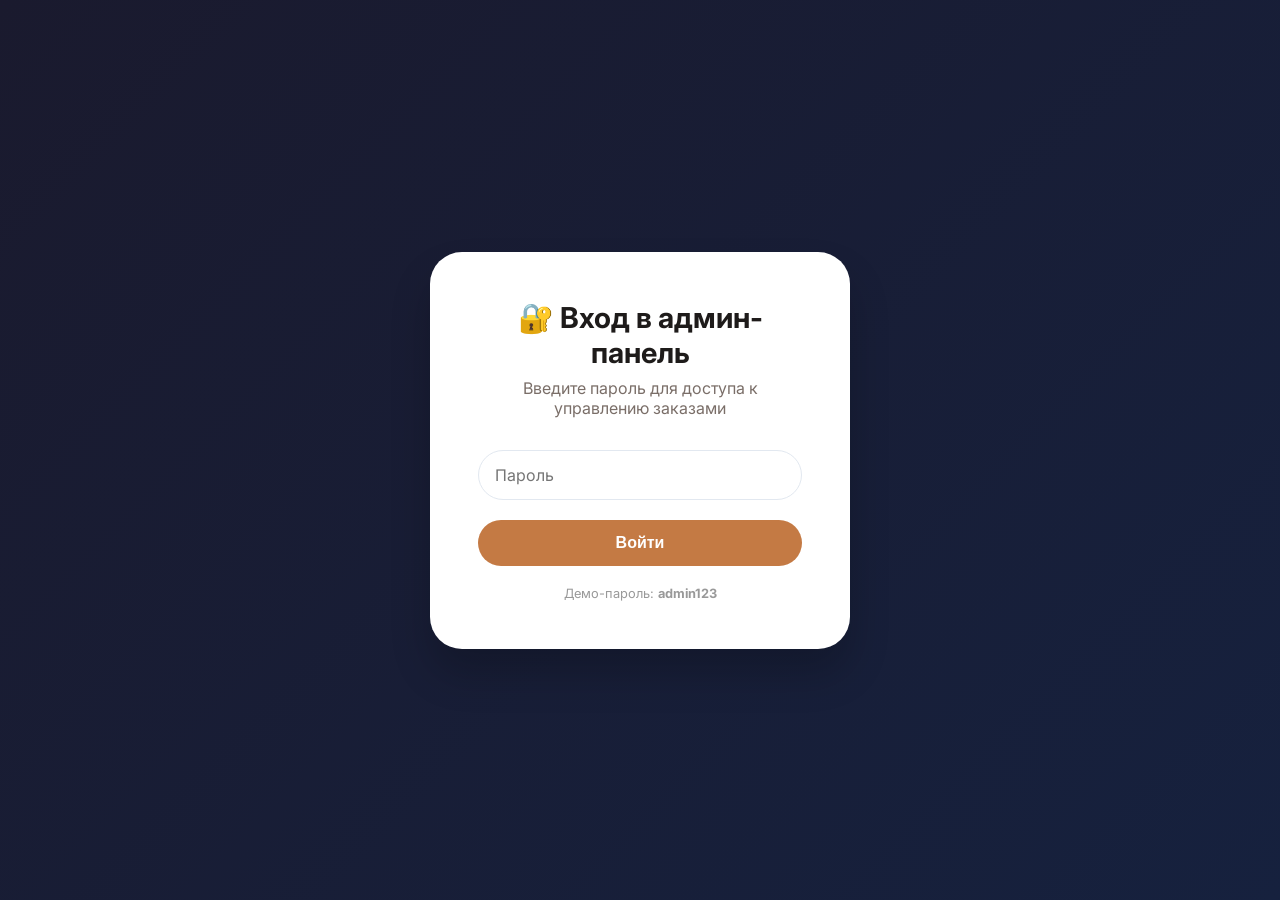
<file: admin.html>
<!DOCTYPE html>
<html lang="ru">
<head>
    <meta charset="UTF-8">
    <meta name="viewport" content="width=device-width, initial-scale=1.0">
    <title>Админ-панель | PLACE</title>
    <link href="https://fonts.googleapis.com/css2?family=Inter:wght@300;400;500;600;700&display=swap" rel="stylesheet">
    <style>
        * {
            margin: 0;
            padding: 0;
            box-sizing: border-box;
        }

        body {
            font-family: 'Inter', sans-serif;
            background: #f1f2f4;
            color: #1e1b1a;
        }

        /* Админ хедер */
        .admin-header {
            background: #1a1a2e;
            color: white;
            padding: 20px 0;
            position: sticky;
            top: 0;
            z-index: 100;
        }

        .admin-header .container {
            display: flex;
            justify-content: space-between;
            align-items: center;
            flex-wrap: wrap;
            gap: 20px;
        }

        .admin-logo h1 {
            font-size: 1.5rem;
            font-weight: 700;
        }

        .admin-logo p {
            font-size: 0.7rem;
            opacity: 0.7;
        }

        .admin-user {
            display: flex;
            align-items: center;
            gap: 20px;
        }

        .logout-btn {
            background: rgba(255,255,255,0.15);
            border: none;
            color: white;
            padding: 8px 20px;
            border-radius: 40px;
            cursor: pointer;
            transition: 0.2s;
        }

        .logout-btn:hover {
            background: #dc2626;
        }

        .container {
            max-width: 1400px;
            margin: 0 auto;
            padding: 0 24px;
        }

        /* Статистика */
        .stats-grid {
            display: grid;
            grid-template-columns: repeat(4, 1fr);
            gap: 24px;
            margin: 32px 0;
        }

        .stat-card {
            background: white;
            border-radius: 24px;
            padding: 24px;
            box-shadow: 0 2px 8px rgba(0,0,0,0.05);
            transition: 0.2s;
        }

        .stat-card:hover {
            transform: translateY(-2px);
            box-shadow: 0 8px 20px rgba(0,0,0,0.1);
        }

        .stat-title {
            font-size: 0.85rem;
            color: #666;
            margin-bottom: 8px;
        }

        .stat-number {
            font-size: 2.2rem;
            font-weight: 700;
            color: #c47a44;
        }

        .stat-change {
            font-size: 0.75rem;
            color: #2c5e2e;
            margin-top: 8px;
        }

        /* Фильтры и поиск */
        .filters-bar {
            background: white;
            border-radius: 24px;
            padding: 20px;
            margin-bottom: 30px;
            display: flex;
            justify-content: space-between;
            align-items: center;
            flex-wrap: wrap;
            gap: 16px;
        }

        .search-box {
            display: flex;
            gap: 12px;
            flex: 1;
            min-width: 250px;
        }

        .search-box input {
            flex: 1;
            padding: 12px 16px;
            border: 1px solid #e2e8f0;
            border-radius: 40px;
            font-family: inherit;
        }

        .search-box button {
            background: #c47a44;
            border: none;
            padding: 0 24px;
            border-radius: 40px;
            color: white;
            cursor: pointer;
        }

        .status-filter {
            display: flex;
            gap: 10px;
            flex-wrap: wrap;
        }

        .status-filter-btn {
            background: #f1f2f4;
            border: none;
            padding: 8px 20px;
            border-radius: 40px;
            cursor: pointer;
            font-weight: 500;
            transition: 0.2s;
        }

        .status-filter-btn.active {
            background: #c47a44;
            color: white;
        }

        /* Таблица заказов */
        .orders-table-container {
            background: white;
            border-radius: 28px;
            overflow: hidden;
            box-shadow: 0 2px 8px rgba(0,0,0,0.05);
        }

        .orders-table {
            width: 100%;
            border-collapse: collapse;
        }

        .orders-table th {
            text-align: left;
            padding: 18px 16px;
            background: #f8f6f4;
            font-weight: 600;
            border-bottom: 1px solid #eee;
        }

        .orders-table td {
            padding: 16px;
            border-bottom: 1px solid #f0edea;
            vertical-align: middle;
        }

        .orders-table tr:hover {
            background: #fef5ed;
        }

        .order-status {
            display: inline-block;
            padding: 4px 12px;
            border-radius: 30px;
            font-size: 0.75rem;
            font-weight: 600;
        }

        .status-new {
            background: #fef3c7;
            color: #d97706;
        }

        .status-processing {
            background: #e0e7ff;
            color: #4338ca;
        }

        .status-delivered {
            background: #dcfce7;
            color: #15803d;
        }

        .status-cancelled {
            background: #fee2e2;
            color: #dc2626;
        }

        .status-select {
            padding: 6px 12px;
            border-radius: 30px;
            border: 1px solid #e2e8f0;
            background: white;
            cursor: pointer;
            font-family: inherit;
        }

        .order-items-details {
            max-width: 300px;
        }

        .order-items-details summary {
            cursor: pointer;
            color: #c47a44;
            font-weight: 500;
            font-size: 0.8rem;
        }

        .order-items-list {
            margin-top: 8px;
            padding-left: 16px;
            font-size: 0.8rem;
        }

        .order-items-list div {
            padding: 4px 0;
            border-bottom: 1px dashed #eee;
        }

        /* Пустое состояние */
        .empty-orders {
            text-align: center;
            padding: 60px;
            color: #7a6e68;
        }

        /* Мобильная адаптация */
        @media (max-width: 768px) {
            .stats-grid {
                grid-template-columns: repeat(2, 1fr);
                gap: 16px;
            }
            .orders-table {
                font-size: 0.8rem;
            }
            .orders-table th, .orders-table td {
                padding: 10px 8px;
            }
            .filters-bar {
                flex-direction: column;
                align-items: stretch;
            }
        }

        /* Анимация */
        @keyframes fadeIn {
            from { opacity: 0; transform: translateY(10px); }
            to { opacity: 1; transform: translateY(0); }
        }

        .fade-in {
            animation: fadeIn 0.3s ease;
        }

        /* Форма входа */
        .login-container {
            min-height: 100vh;
            display: flex;
            align-items: center;
            justify-content: center;
            background: linear-gradient(135deg, #1a1a2e, #16213e);
        }

        .login-card {
            background: white;
            border-radius: 32px;
            padding: 48px;
            width: 100%;
            max-width: 420px;
            text-align: center;
            box-shadow: 0 25px 40px rgba(0,0,0,0.2);
        }

        .login-card h2 {
            font-size: 1.8rem;
            margin-bottom: 8px;
        }

        .login-card p {
            color: #7a6e68;
            margin-bottom: 32px;
        }

        .login-card input {
            width: 100%;
            padding: 14px 16px;
            border: 1px solid #e2e8f0;
            border-radius: 48px;
            margin-bottom: 20px;
            font-family: inherit;
            font-size: 1rem;
        }

        .login-card button {
            width: 100%;
            background: #c47a44;
            color: white;
            border: none;
            padding: 14px;
            border-radius: 48px;
            font-weight: 600;
            cursor: pointer;
            font-size: 1rem;
        }

        .demo-password {
            margin-top: 20px;
            font-size: 0.8rem;
            color: #999;
        }
    </style>
</head>
<body>

<div id="adminPanel" style="display: none;">
    <!-- Админ хедер -->
    <div class="admin-header">
        <div class="container">
            <div class="admin-logo">
                <h1>🔐 Админ-панель PLACE</h1>
                <p>Управление заказами ИП Коваленко Анна Леонидовна</p>
            </div>
            <div class="admin-user">
                <span>👋 Привет, Admin</span>
                <button class="logout-btn" onclick="logout()">Выйти</button>
            </div>
        </div>
    </div>

    <div class="container">
        <!-- Статистика -->
        <div class="stats-grid">
            <div class="stat-card">
                <div class="stat-title">📦 Всего заказов</div>
                <div class="stat-number" id="totalOrders">0</div>
                <div class="stat-change">за всё время</div>
            </div>
            <div class="stat-card">
                <div class="stat-title">💰 Выручка</div>
                <div class="stat-number" id="totalRevenue">0 ₽</div>
                <div class="stat-change">сумма всех заказов</div>
            </div>
            <div class="stat-card">
                <div class="stat-title">🟡 Новых заказов</div>
                <div class="stat-number" id="newOrders">0</div>
                <div class="stat-change">ожидают обработки</div>
            </div>
            <div class="stat-card">
                <div class="stat-title">📊 Средний чек</div>
                <div class="stat-number" id="avgOrder">0 ₽</div>
                <div class="stat-change">средняя сумма заказа</div>
            </div>
        </div>

        <!-- Фильтры -->
        <div class="filters-bar">
            <div class="search-box">
                <input type="text" id="searchInput" placeholder="🔍 Поиск по номеру заказа, имени или телефону...">
                <button onclick="filterOrders()">Поиск</button>
            </div>
            <div class="status-filter" id="statusFilter">
                <button class="status-filter-btn active" data-status="all">Все</button>
                <button class="status-filter-btn" data-status="🟡 Новый">🟡 Новые</button>
                <button class="status-filter-btn" data-status="🟠 В обработке">🟠 В обработке</button>
                <button class="status-filter-btn" data-status="🟢 Доставлен">🟢 Доставленные</button>
                <button class="status-filter-btn" data-status="🔴 Отменён">🔴 Отменённые</button>
            </div>
        </div>

        <!-- Таблица заказов -->
        <div class="orders-table-container">
            <table class="orders-table">
                <thead>
                    <tr>
                        <th>№ заказа</th>
                        <th>Дата</th>
                        <th>Клиент</th>
                        <th>Контакты</th>
                        <th>Товары</th>
                        <th>Сумма</th>
                        <th>Статус</th>
                    </tr>
                </thead>
                <tbody id="ordersTableBody">
                    <tr>
                        <td colspan="7" class="empty-orders">Загрузка заказов...</td>
                    </tr>
                </tbody>
            </table>
        </div>
    </div>
</div>

<!-- Форма входа -->
<div id="loginForm" class="login-container">
    <div class="login-card">
        <h2>🔐 Вход в админ-панель</h2>
        <p>Введите пароль для доступа к управлению заказами</p>
        <input type="password" id="adminPassword" placeholder="Пароль">
        <button onclick="checkLogin()">Войти</button>
        <div class="demo-password">Демо-пароль: <strong>admin123</strong></div>
    </div>
</div>

<script>
    let allOrders = [];
    let currentStatusFilter = "all";
    let currentSearchTerm = "";

    // Проверка входа
    function checkLogin() {
        const pwd = document.getElementById("adminPassword").value;
        if (pwd === "admin123") {
            document.getElementById("loginForm").style.display = "none";
            document.getElementById("adminPanel").style.display = "block";
            loadOrders();
        } else {
            alert("❌ Неверный пароль!");
        }
    }

    // Загрузка заказов из localStorage
    function loadOrders() {
        const savedOrders = localStorage.getItem("place_orders");
        allOrders = savedOrders ? JSON.parse(savedOrders) : [];
        filterOrders();
    }

    // Фильтрация заказов
    function filterOrders() {
        let filtered = [...allOrders];
        
        // Фильтр по статусу
        if (currentStatusFilter !== "all") {
            filtered = filtered.filter(order => order.status === currentStatusFilter);
        }
        
        // Поиск по номеру, имени, телефону
        if (currentSearchTerm) {
            const term = currentSearchTerm.toLowerCase();
            filtered = filtered.filter(order => 
                order.id.toString().includes(term) ||
                order.customer?.name?.toLowerCase().includes(term) ||
                order.customer?.phone?.includes(term)
            );
        }
        
        renderOrdersTable(filtered);
        updateStats(filtered);
    }

    // Отрисовка таблицы
    function renderOrdersTable(orders) {
        const tbody = document.getElementById("ordersTableBody");
        
        if (orders.length === 0) {
            tbody.innerHTML = `<tr><td colspan="7" class="empty-orders">📭 Заказов не найдено</td></tr>`;
            return;
        }
        
        tbody.innerHTML = orders.map(order => `
            <tr class="fade-in">
                <td><strong>#${order.id}</strong></td>
                <td>${order.date || "—"}</td>
                <td>${order.customer?.name || "—"}</td>
                <td>
                    ${order.customer?.phone || "—"}<br>
                    <small>${order.customer?.address || "—"}</small>
                </td>
                <td class="order-items-details">
                    <details>
                        <summary>${order.items?.length || 0} товаров</summary>
                        <div class="order-items-list">
                            ${order.items?.map(item => `
                                <div>${item.name} x ${item.quantity} = ${(item.price * item.quantity).toLocaleString()} ₽</div>
                            `).join('') || 'Нет товаров'}
                        </div>
                    </details>
                </td>
                <td><strong>${(order.total || 0).toLocaleString()} ₽</strong></td>
                <td>
                    <select class="status-select" onchange="updateOrderStatus(${order.id}, this.value)">
                        <option value="🟡 Новый" ${order.status === "🟡 Новый" ? "selected" : ""}>🟡 Новый</option>
                        <option value="🟠 В обработке" ${order.status === "🟠 В обработке" ? "selected" : ""}>🟠 В обработке</option>
                        <option value="🟢 Доставлен" ${order.status === "🟢 Доставлен" ? "selected" : ""}>🟢 Доставлен</option>
                        <option value="🔴 Отменён" ${order.status === "🔴 Отменён" ? "selected" : ""}>🔴 Отменён</option>
                    </select>
                </td>
            </tr>
        `).join('');
    }

    // Обновление статистики
    function updateStats(orders) {
        const total = orders.reduce((sum, o) => sum + (o.total || 0), 0);
        const avg = orders.length > 0 ? total / orders.length : 0;
        
        document.getElementById("totalOrders").innerText = orders.length;
        document.getElementById("totalRevenue").innerText = total.toLocaleString() + " ₽";
        document.getElementById("newOrders").innerText = orders.filter(o => o.status === "🟡 Новый").length;
        document.getElementById("avgOrder").innerText = Math.round(avg).toLocaleString() + " ₽";
    }

    // Обновление статуса заказа
    function updateOrderStatus(orderId, newStatus) {
        let orders = JSON.parse(localStorage.getItem("place_orders")) || [];
        orders = orders.map(o => o.id == orderId ? { ...o, status: newStatus } : o);
        localStorage.setItem("place_orders", JSON.stringify(orders));
        loadOrders();
        showNotification(`Статус заказа #${orderId} изменён на "${newStatus}"`);
    }

    // Уведомление
    function showNotification(msg) {
        const notification = document.createElement("div");
        notification.style.cssText = `
            position: fixed;
            bottom: 20px;
            right: 20px;
            background: #2c2522;
            color: white;
            padding: 12px 24px;
            border-radius: 48px;
            z-index: 1000;
            animation: fadeIn 0.3s ease;
        `;
        notification.innerText = msg;
        document.body.appendChild(notification);
        setTimeout(() => notification.remove(), 2500);
    }

    // Настройка фильтров
    document.querySelectorAll(".status-filter-btn").forEach(btn => {
        btn.addEventListener("click", () => {
            document.querySelectorAll(".status-filter-btn").forEach(b => b.classList.remove("active"));
            btn.classList.add("active");
            currentStatusFilter = btn.dataset.status;
            filterOrders();
        });
    });

    // Поиск
    function filterOrders() {
        currentSearchTerm = document.getElementById("searchInput").value;
        let filtered = [...allOrders];
        
        if (currentStatusFilter !== "all") {
            filtered = filtered.filter(order => order.status === currentStatusFilter);
        }
        
        if (currentSearchTerm) {
            const term = currentSearchTerm.toLowerCase();
            filtered = filtered.filter(order => 
                order.id.toString().includes(term) ||
                order.customer?.name?.toLowerCase().includes(term) ||
                order.customer?.phone?.includes(term)
            );
        }
        
        renderOrdersTable(filtered);
        updateStats(filtered);
    }

    function logout() {
        document.getElementById("loginForm").style.display = "flex";
        document.getElementById("adminPanel").style.display = "none";
        document.getElementById("adminPassword").value = "";
    }

    window.updateOrderStatus = updateOrderStatus;
    window.filterOrders = filterOrders;
    window.checkLogin = checkLogin;
    window.logout = logout;
</script>
</body>
</html>
</file>
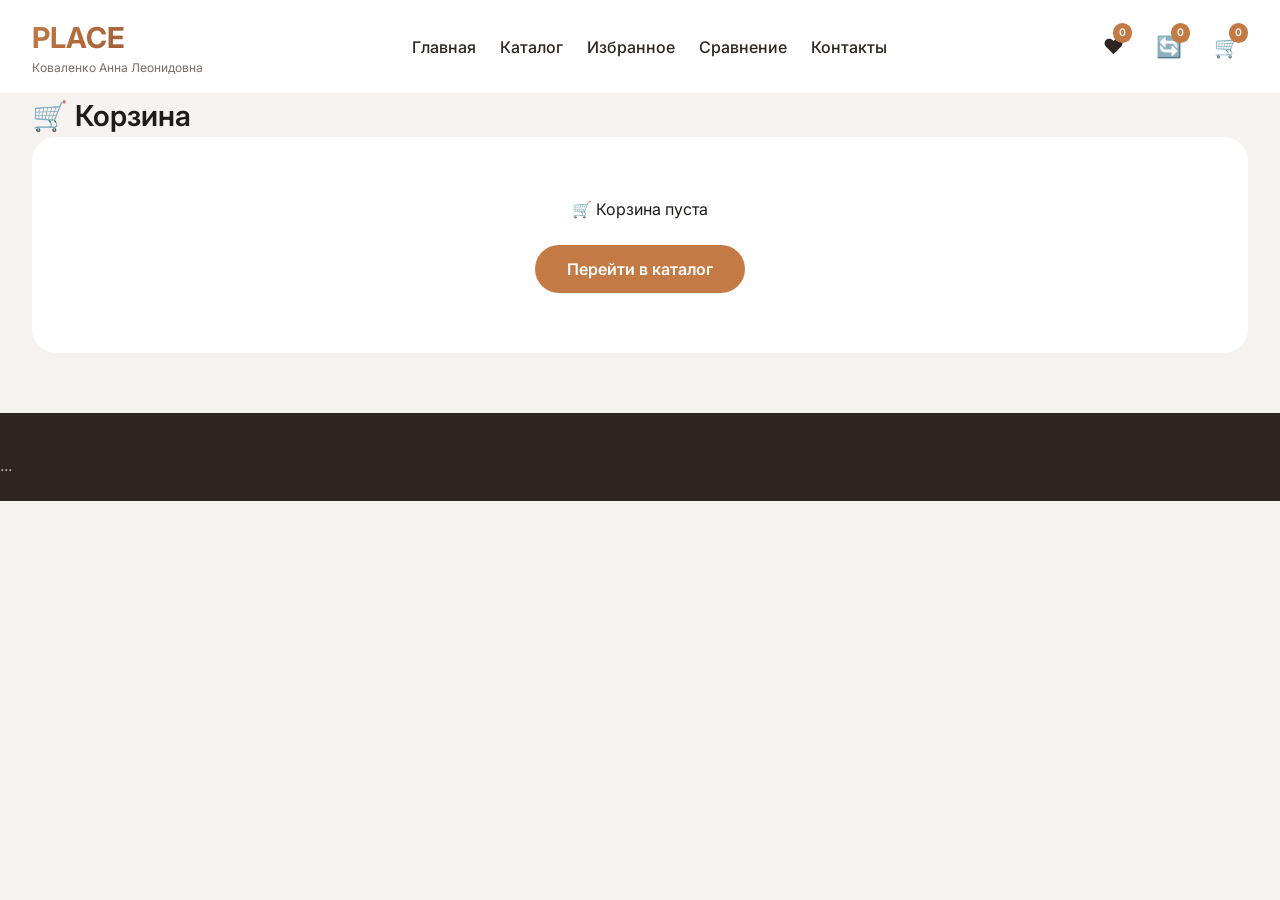
<file: cart.html>
<!DOCTYPE html>
<html lang="ru">
<head>
    <meta charset="UTF-8">
    <meta name="viewport" content="width=device-width, initial-scale=1.0">
    <title>Корзина | PLACE</title>
    <link href="https://fonts.googleapis.com/css2?family=Inter:wght@300;400;500;600;700&display=swap" rel="stylesheet">
    <link rel="stylesheet" href="css/style.css">
    <style>
        .cart-table { width: 100%; background: white; border-radius: 24px; border-collapse: collapse; overflow: hidden; }
        .cart-table th, .cart-table td { padding: 16px; text-align: left; border-bottom: 1px solid #eee; }
        .cart-table th { background: #f5f2ef; }
        .cart-summary { background: white; border-radius: 24px; padding: 24px; margin-top: 24px; display: flex; justify-content: space-between; align-items: center; }
        .checkout-form { background: white; border-radius: 24px; padding: 24px; margin-top: 24px; }
        .form-row { display: grid; grid-template-columns: 1fr 1fr; gap: 20px; margin-bottom: 20px; }
        .form-group { margin-bottom: 20px; }
        .form-group input, .form-group textarea { width: 100%; padding: 12px; border: 1px solid #ddd; border-radius: 16px; }
        .empty-cart { text-align: center; padding: 60px; background: white; border-radius: 24px; }
        .quantity-input { width: 60px; padding: 6px; text-align: center; border: 1px solid #ddd; border-radius: 12px; }
    </style>
</head>
<body>

<div class="header">
    <div class="container">
        <div class="header-inner">
            <div class="logo"><a href="index.html"><h1>PLACE</h1><p>Коваленко Анна Леонидовна</p></a></div>
            <div class="nav">
                <a href="index.html">Главная</a>
                <a href="catalog.html">Каталог</a>
                <a href="wishlist.html">Избранное</a>
                <a href="comparison.html">Сравнение</a>
                <a href="contacts.html">Контакты</a>
            </div>
            <div class="actions">
                <a href="wishlist.html" class="action-btn">❤️ <span class="badge" id="wishlistBadge">0</span></a>
                <a href="comparison.html" class="action-btn">🔄 <span class="badge" id="compareBadge">0</span></a>
                <a href="cart.html" class="action-btn">🛒 <span class="badge" id="cartBadge">0</span></a>
            </div>
        </div>
    </div>
</div>

<main class="container">
    <h1 class="section-title">🛒 Корзина</h1>
    <div id="cartContent"></div>
</main>

<footer class="footer">...</footer>

<script src="js/data.js"></script>
<script>
    function renderCart() {
        const container = document.getElementById("cartContent");
        let cart = JSON.parse(localStorage.getItem("place_cart")) || [];
        
        if (cart.length === 0) {
            container.innerHTML = `<div class="empty-cart">🛒 Корзина пуста<br><br><a href="catalog.html" class="btn-primary">Перейти в каталог</a></div>`;
            return;
        }
        
        let total = 0;
        let html = `<table class="cart-table"><thead><tr><th>Товар</th><th>Цена</th><th>Кол-во</th><th>Сумма</th><th></th></tr></thead><tbody>`;
        
        cart.forEach(item => {
            const itemTotal = item.price * item.quantity;
            total += itemTotal;
            html += `<tr>
                <td><img src="${item.image}" style="width:60px; height:60px; object-fit:cover; border-radius:12px;"> ${item.name}</td>
                <td>${item.price.toLocaleString()} ₽</td>
                <td><input type="number" class="quantity-input" value="${item.quantity}" min="1" onchange="updateQty(${item.id}, this.value)"></td>
                <td>${itemTotal.toLocaleString()} ₽</td>
                <td><button onclick="removeItem(${item.id})" style="background:none; border:none; font-size:1.2rem;">🗑️</button></td>
            </tr>`;
        });
        
        html += `</tbody></table>
        <div class="cart-summary">
            <div class="cart-total">Итого: ${total.toLocaleString()} ₽</div>
            <button class="btn-primary" onclick="showCheckout()">Оформить заказ</button>
        </div>`;
        
        container.innerHTML = html;
        window.cartTotal = total;
    }
    
    function updateQty(id, qty) {
        let cart = JSON.parse(localStorage.getItem("place_cart")) || [];
        const item = cart.find(i => i.id === id);
        if (item) item.quantity = parseInt(qty);
        localStorage.setItem("place_cart", JSON.stringify(cart));
        renderCart();
        updateBadges();
    }
    
    function removeItem(id) {
        let cart = JSON.parse(localStorage.getItem("place_cart")) || [];
        cart = cart.filter(i => i.id !== id);
        localStorage.setItem("place_cart", JSON.stringify(cart));
        renderCart();
        updateBadges();
        showToast("Товар удалён");
    }
    
    function showCheckout() {
        const container = document.getElementById("cartContent");
        container.innerHTML += `
            <div class="checkout-form" id="checkoutForm">
                <h3>📝 Оформление заказа</h3>
                <div class="form-row">
                    <div class="form-group"><label>Имя</label><input type="text" id="orderName"></div>
                    <div class="form-group"><label>Телефон</label><input type="tel" id="orderPhone"></div>
                </div>
                <div class="form-group"><label>Адрес</label><input type="text" id="orderAddress"></div>
                <div class="form-group"><label>Комментарий</label><textarea id="orderComment" rows="2"></textarea></div>
                <button class="btn-primary" onclick="submitOrder()">✅ Подтвердить заказ</button>
            </div>
        `;
    }
    
    function submitOrder() {
        const name = document.getElementById("orderName").value;
        const phone = document.getElementById("orderPhone").value;
        const address = document.getElementById("orderAddress").value;
        if (!name || !phone || !address) { alert("Заполните все поля"); return; }
        
        const cart = JSON.parse(localStorage.getItem("place_cart")) || [];
        const order = { id: Date.now(), date: new Date().toLocaleString(), customer: { name, phone, address }, items: cart, total: window.cartTotal, status: "🟡 Новый" };
        
        let orders = JSON.parse(localStorage.getItem("place_orders")) || [];
        orders.unshift(order);
        localStorage.setItem("place_orders", JSON.stringify(orders));
        localStorage.setItem("place_cart", JSON.stringify([]));
        
        alert(`✅ Заказ №${order.id} оформлен!\nСумма: ${order.total.toLocaleString()} ₽`);
        window.location.href = "index.html";
    }
    
    renderCart();
</script>
</body>
</html>
</file>
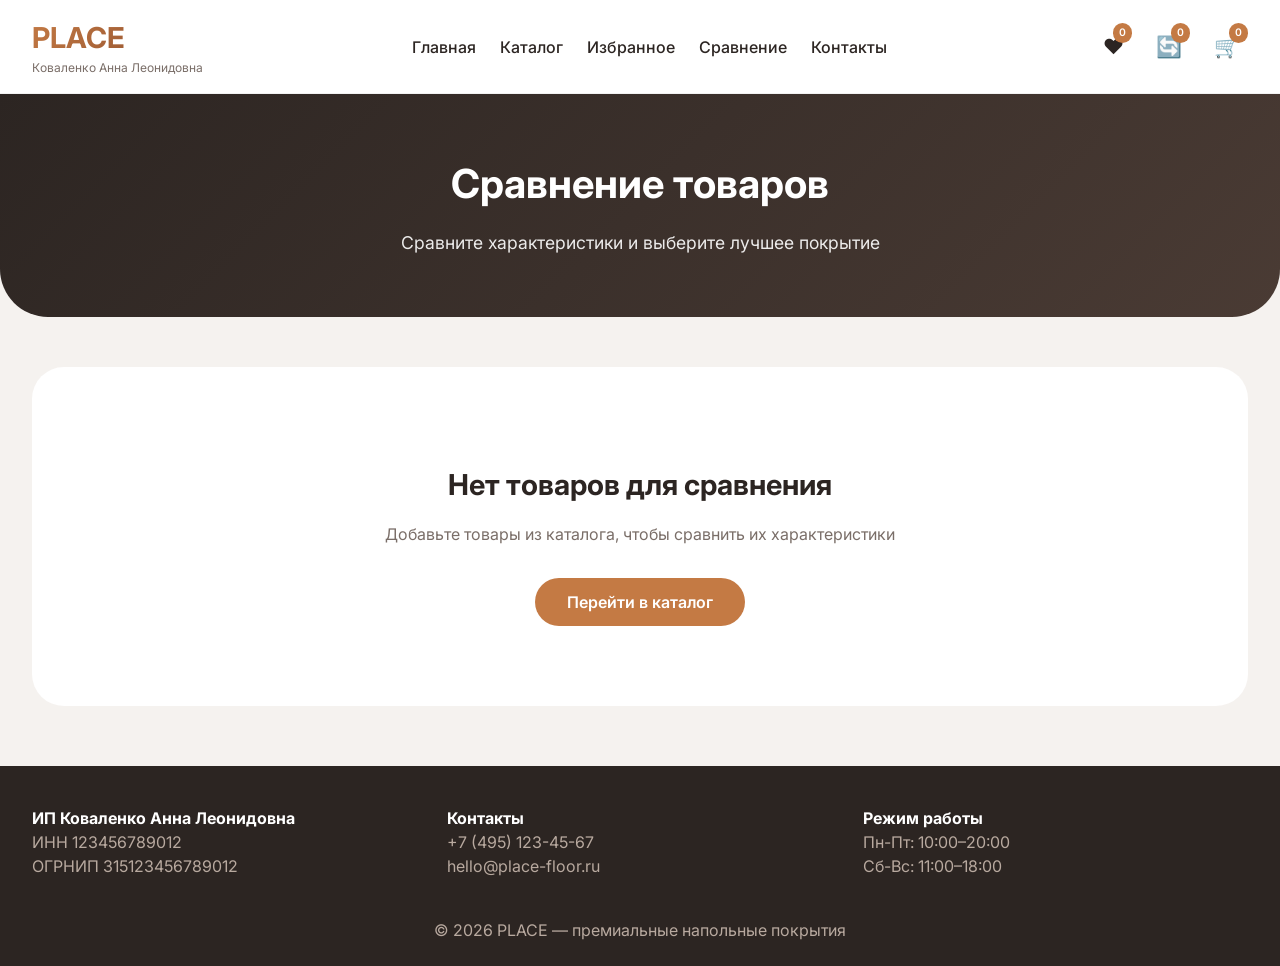
<file: comparison.html>
<!DOCTYPE html>
<html lang="ru">
<head>
    <meta charset="UTF-8">
    <meta name="viewport" content="width=device-width, initial-scale=1.0">
    <title>Сравнение | PLACE — Напольные покрытия</title>
    <link href="https://fonts.googleapis.com/css2?family=Inter:wght@300;400;500;600;700&display=swap" rel="stylesheet">
    <link rel="stylesheet" href="css/style.css">
    <style>
        .comparison-header {
            background: linear-gradient(135deg, #2c2522 0%, #4a3b34 100%);
            color: white;
            padding: 60px 0;
            border-radius: 0 0 48px 48px;
            margin-bottom: 50px;
            text-align: center;
        }
        .comparison-header h1 {
            font-size: 2.5rem;
            margin-bottom: 16px;
        }
        .comparison-header p {
            opacity: 0.9;
            font-size: 1.1rem;
        }
        .empty-compare {
            text-align: center;
            padding: 80px 20px;
            background: white;
            border-radius: 32px;
        }
        .empty-compare h3 {
            font-size: 1.8rem;
            margin-bottom: 16px;
            color: #2c2522;
        }
        .empty-compare p {
            color: #7a6e68;
            margin-bottom: 32px;
        }
        .compare-header {
            display: flex;
            justify-content: space-between;
            align-items: center;
            margin-bottom: 30px;
            flex-wrap: wrap;
            gap: 16px;
        }
        .btn-clear {
            background: transparent;
            border: 1px solid #dc2626;
            color: #dc2626;
            padding: 10px 24px;
            border-radius: 40px;
            cursor: pointer;
            font-weight: 500;
            transition: 0.2s;
        }
        .btn-clear:hover {
            background: #dc2626;
            color: white;
        }
        .products-compare-grid {
            display: grid;
            grid-template-columns: repeat(auto-fill, minmax(280px, 1fr));
            gap: 30px;
            margin-bottom: 60px;
        }
        .product-card {
            background: white;
            border-radius: 24px;
            overflow: hidden;
            transition: 0.3s;
            box-shadow: 0 4px 12px rgba(0,0,0,0.05);
            position: relative;
        }
        .product-card:hover {
            transform: translateY(-8px);
            box-shadow: 0 20px 30px rgba(0,0,0,0.1);
        }
        .product-image {
            height: 240px;
            position: relative;
            overflow: hidden;
            background: #f0edea;
        }
        .product-img {
            width: 100%;
            height: 100%;
            object-fit: cover;
            transition: transform 0.3s;
        }
        .product-card:hover .product-img {
            transform: scale(1.05);
        }
        .product-info {
            padding: 20px;
        }
        .product-title {
            font-weight: 700;
            font-size: 1.1rem;
            margin-bottom: 8px;
            color: #1e1b1a;
        }
        .product-category {
            font-size: 0.7rem;
            color: #c47a44;
            text-transform: uppercase;
            letter-spacing: 1px;
            margin-bottom: 8px;
        }
        .product-rating {
            color: #f5b342;
            font-size: 0.85rem;
            margin-bottom: 10px;
        }
        .product-price {
            font-size: 1.4rem;
            font-weight: 700;
            color: #c47a44;
            margin: 12px 0;
        }
        .product-price old {
            font-size: 0.85rem;
            color: #aaa;
            text-decoration: line-through;
            margin-left: 8px;
        }
        .product-specs {
            margin: 12px 0;
            padding-top: 12px;
            border-top: 1px solid #eee;
        }
        .spec-item {
            display: flex;
            justify-content: space-between;
            padding: 6px 0;
            font-size: 0.85rem;
        }
        .spec-label {
            color: #7a6e68;
        }
        .spec-value {
            font-weight: 500;
        }
        .product-actions {
            display: flex;
            gap: 10px;
            margin-top: 16px;
            flex-wrap: wrap;
        }
        .btn-add-cart {
            flex: 2;
            background: #2c2522;
            color: white;
            border: none;
            padding: 10px;
            border-radius: 40px;
            font-weight: 600;
            cursor: pointer;
            transition: 0.2s;
            font-size: 0.85rem;
        }
        .btn-add-cart:hover {
            background: #c47a44;
        }
        .btn-remove {
            background: #f0edea;
            border: none;
            padding: 10px 16px;
            border-radius: 40px;
            cursor: pointer;
            transition: 0.2s;
            font-size: 0.85rem;
            color: #dc2626;
            font-weight: 500;
        }
        .btn-remove:hover {
            background: #dc2626;
            color: white;
        }
        .max-warning {
            background: #fef3c7;
            border: 1px solid #f59e0b;
            color: #92400e;
            padding: 12px 20px;
            border-radius: 16px;
            margin-bottom: 20px;
            display: none;
        }
        .max-warning.show {
            display: block;
        }
        @media (max-width: 768px) {
            .products-compare-grid {
                grid-template-columns: repeat(auto-fill, minmax(260px, 1fr));
                gap: 20px;
            }
        }
    </style>
</head>
<body>

<div class="header">
    <div class="container">
        <div class="header-inner">
            <div class="logo">
                <a href="index.html">
                    <h1>PLACE</h1>
                    <p>Коваленко Анна Леонидовна</p>
                </a>
            </div>
            <div class="nav">
                <a href="index.html">Главная</a>
                <a href="catalog.html">Каталог</a>
                <a href="wishlist.html">Избранное</a>
                <a href="comparison.html">Сравнение</a>
                <a href="contacts.html">Контакты</a>
            </div>
            <div class="actions">
                <a href="wishlist.html" class="action-btn">❤️ <span class="badge" id="wishlistBadge">0</span></a>
                <a href="comparison.html" class="action-btn">🔄 <span class="badge" id="compareBadge">0</span></a>
                <a href="cart.html" class="action-btn">🛒 <span class="badge" id="cartBadge">0</span></a>
            </div>
        </div>
    </div>
</div>

<section class="comparison-header">
    <div class="container">
        <h1> Сравнение товаров</h1>
        <p>Сравните характеристики и выберите лучшее покрытие</p>
    </div>
</section>

<main class="container">
    <div class="max-warning" id="maxWarning">
        ⚠️ Вы можете сравнивать не более 8 товаров одновременно. Удалите один из товаров, чтобы добавить новый.
    </div>
    
    <div id="comparisonContainer"></div>
</main>

<footer class="footer">
    <div class="container">
        <div class="footer-grid">
            <div><h4 style="color:white;">ИП Коваленко Анна Леонидовна</h4><p>ИНН 123456789012<br>ОГРНИП 315123456789012</p></div>
            <div><h4 style="color:white;">Контакты</h4><p> +7 (495) 123-45-67<br>hello@place-floor.ru</p></div>
            <div><h4 style="color:white;">Режим работы</h4><p>Пн-Пт: 10:00–20:00<br>Сб-Вс: 11:00–18:00</p></div>
        </div>
        <div style="text-align: center; margin-top: 40px;">© 2026 PLACE — премиальные напольные покрытия</div>
    </div>
</footer>

<script src="js/data.js"></script>
<script>
    function renderComparison() {
        const compareList = JSON.parse(localStorage.getItem("place_compare")) || [];
        const container = document.getElementById("comparisonContainer");
        const maxWarning = document.getElementById("maxWarning");
        
        if (compareList.length >= 8) {
            maxWarning.classList.add("show");
        } else {
            maxWarning.classList.remove("show");
        }
        
        if (compareList.length === 0) {
            container.innerHTML = `
                <div class="empty-compare">
                    <div style="font-size: 4rem; margin-bottom: 16px;"></div>
                    <h3>Нет товаров для сравнения</h3>
                    <p>Добавьте товары из каталога, чтобы сравнить их характеристики</p>
                    <a href="catalog.html" class="btn-primary">Перейти в каталог</a>
                </div>
            `;
            return;
        }
        
        container.innerHTML = `
            <div class="compare-header">
                <div></div>
                <button class="btn-clear" onclick="clearAllCompare()">🗑️ Очистить всё сравнение</button>
            </div>
            <div class="products-compare-grid">
                ${compareList.map(p => `
                    <div class="product-card">
                        <div class="product-image">
                            <img src="${p.image}" class="product-img" alt="${p.name}" onerror="this.src='https://images.unsplash.com/photo-1581539250439-c96689b516dd?w=300&h=200&fit=crop'">
                        </div>
                        <div class="product-info">
                            <div class="product-category">${p.type || p.category}</div>
                            <div class="product-title">${p.name}</div>
                            <div class="product-rating">⭐ ${p.rating} ★ (${p.reviews} отзывов)</div>
                            <div class="product-price">
                                ${p.price.toLocaleString()} ₽/м²
                                ${p.oldPrice ? `<old>${p.oldPrice.toLocaleString()} ₽</old>` : ''}
                            </div>
                            <div class="product-specs">
                                <div class="spec-item"><span class="spec-label">Класс износостойкости:</span><span class="spec-value">${p.class || '32-33'}</span></div>
                                <div class="spec-item"><span class="spec-label">Влагостойкость:</span><span class="spec-value">${p.waterproof !== false ? '✅ Да' : '❌ Нет'}</span></div>
                                <div class="spec-item"><span class="spec-label">Тёплый пол:</span><span class="spec-value">✅ Да</span></div>
                                <div class="spec-item"><span class="spec-label">Гарантия:</span><span class="spec-value">${p.warranty || '25'} лет</span></div>
                                <div class="spec-item"><span class="spec-label">Бренд:</span><span class="spec-value">${p.brand || 'PLACE'}</span></div>
                            </div>
                            <div class="product-actions">
                                <button class="btn-add-cart" onclick="addToCart(${p.id})">🛒 В корзину</button>
                                <button class="btn-remove" onclick="removeFromCompare(${p.id})">❌ Удалить</button>
                            </div>
                        </div>
                    </div>
                `).join('')}
            </div>
        `;
    }
    
    function removeFromCompare(productId) {
        let compareList = JSON.parse(localStorage.getItem("place_compare")) || [];
        compareList = compareList.filter(p => p.id !== productId);
        localStorage.setItem("place_compare", JSON.stringify(compareList));
        renderComparison();
        updateBadges();
        showToast("🗑️ Товар удалён из сравнения");
    }
    
    function clearAllCompare() {
        if (confirm("Вы уверены, что хотите удалить все товары из сравнения?")) {
            localStorage.setItem("place_compare", JSON.stringify([]));
            renderComparison();
            updateBadges();
            showToast("✅ Сравнение очищено");
        }
    }
    
    function showToast(msg, type = "success") {
        const toast = document.createElement("div");
        toast.className = "toast";
        toast.innerText = msg;
        toast.style.background = type === "success" ? "#2c2522" : "#dc2626";
        document.body.appendChild(toast);
        setTimeout(() => toast.remove(), 2500);
    }
    
    renderComparison();
</script>
</body>
</html>
</file>
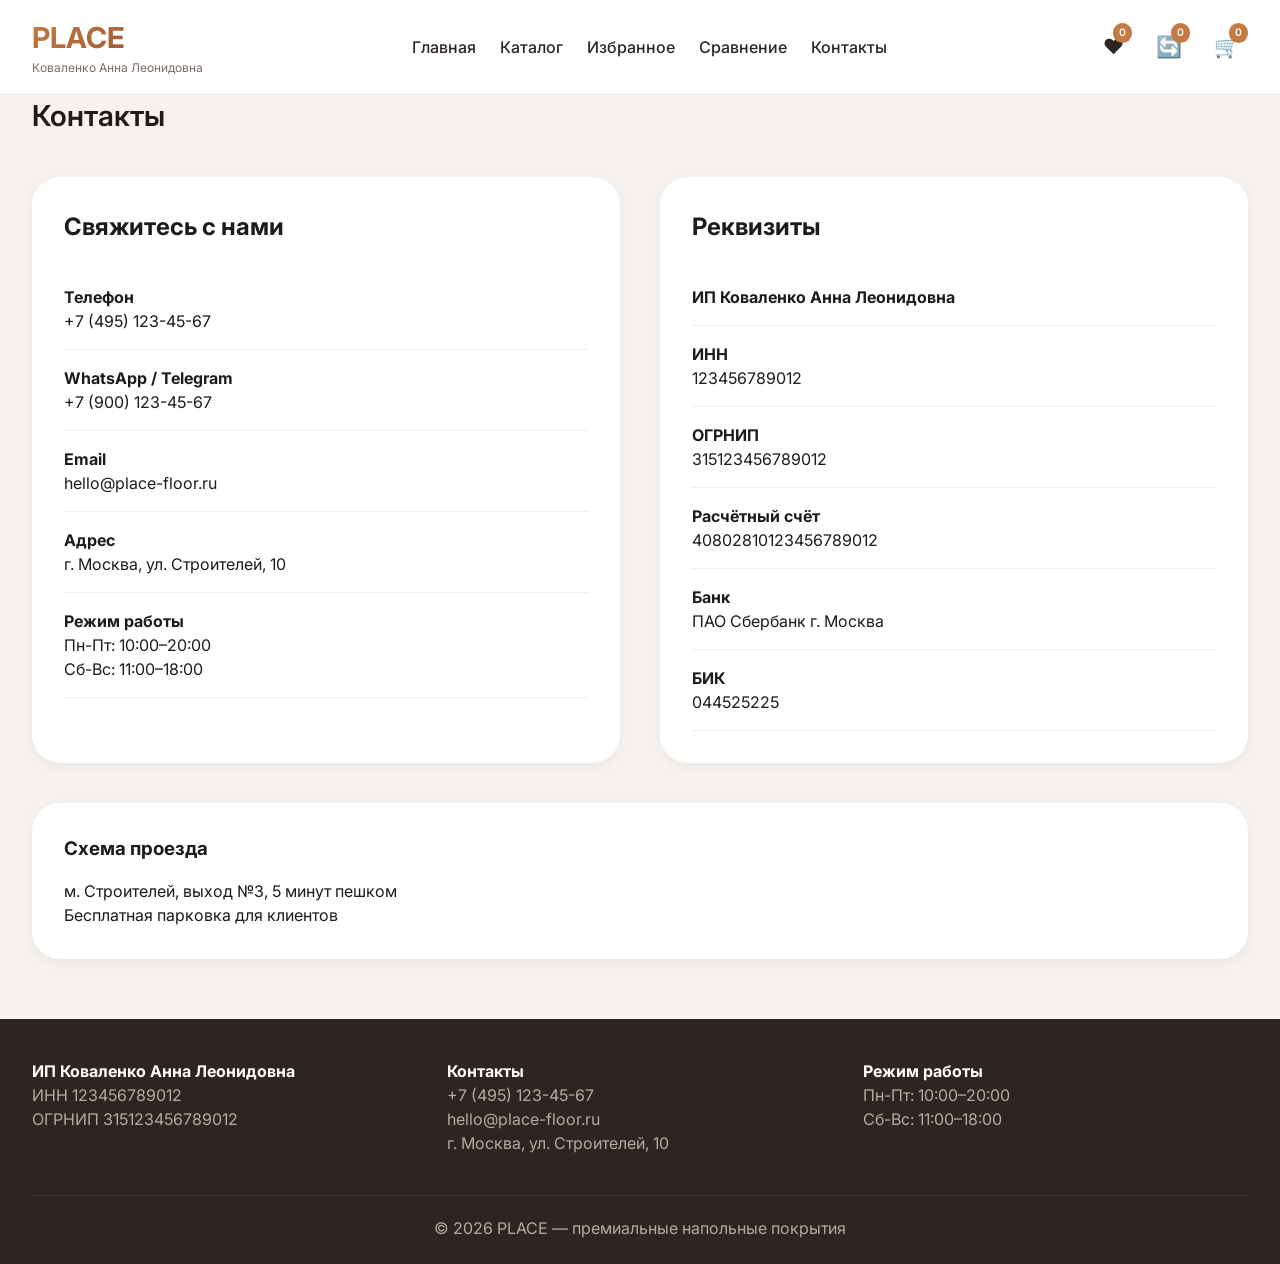
<file: contacts.html>
<!DOCTYPE html>
<html lang="ru">
<head>
    <meta charset="UTF-8">
    <meta name="viewport" content="width=device-width, initial-scale=1.0">
    <title>Контакты | PLACE — Напольные покрытия</title>
    <link href="https://fonts.googleapis.com/css2?family=Inter:wght@300;400;500;600;700&display=swap" rel="stylesheet">
    <link rel="stylesheet" href="css/style.css">
    <style>
        .contacts-grid { 
            display: grid; 
            grid-template-columns: 1fr 1fr; 
            gap: 40px; 
            margin: 40px 0; 
        }
        .contact-card { 
            background: white; 
            border-radius: 28px; 
            padding: 32px; 
            box-shadow: 0 4px 12px rgba(0,0,0,0.05);
        }
        .contact-item { 
            display: flex; 
            align-items: center; 
            gap: 16px; 
            padding: 16px 0; 
            border-bottom: 1px solid #eee; 
        }
        .requisites { 
            background: white; 
            border-radius: 28px; 
            padding: 32px; 
            margin-top: 30px; 
            box-shadow: 0 4px 12px rgba(0,0,0,0.05);
        }
        @media (max-width: 768px) { 
            .contacts-grid { 
                grid-template-columns: 1fr; 
            } 
        }
    </style>
</head>
<body>

<div class="header">
    <div class="container">
        <div class="header-inner">
            <div class="logo">
                <a href="index.html">
                    <h1>PLACE</h1>
                    <p>Коваленко Анна Леонидовна</p>
                </a>
            </div>
            <div class="nav">
                <a href="index.html">Главная</a>
                <a href="catalog.html">Каталог</a>
                <a href="wishlist.html">Избранное</a>
                <a href="comparison.html">Сравнение</a>
                <a href="contacts.html">Контакты</a>
            </div>
            <div class="actions">
                <a href="wishlist.html" class="action-btn">❤️ <span class="badge" id="wishlistBadge">0</span></a>
                <a href="comparison.html" class="action-btn">🔄 <span class="badge" id="compareBadge">0</span></a>
                <a href="cart.html" class="action-btn">🛒 <span class="badge" id="cartBadge">0</span></a>
            </div>
        </div>
    </div>
</div>

<main class="container">
    <h1 class="section-title">Контакты</h1>
    
    <div class="contacts-grid">
        <div class="contact-card">
            <h2 style="margin-bottom: 24px;">Свяжитесь с нами</h2>
            <div class="contact-item">
                <div><strong>Телефон</strong><br>+7 (495) 123-45-67</div>
            </div>
            <div class="contact-item">
                <div><strong>WhatsApp / Telegram</strong><br>+7 (900) 123-45-67</div>
            </div>
            <div class="contact-item">
                <div><strong>Email</strong><br>hello@place-floor.ru</div>
            </div>
            <div class="contact-item">
                <div><strong>Адрес</strong><br>г. Москва, ул. Строителей, 10</div>
            </div>
            <div class="contact-item">
                <div><strong>Режим работы</strong><br>Пн-Пт: 10:00–20:00<br>Сб-Вс: 11:00–18:00</div>
            </div>
        </div>
        <div class="contact-card">
            <h2 style="margin-bottom: 24px;">Реквизиты</h2>
            <div class="contact-item">
                <div><strong>ИП Коваленко Анна Леонидовна</strong></div>
            </div>
            <div class="contact-item">
                <div><strong>ИНН</strong><br>123456789012</div>
            </div>
            <div class="contact-item">
                <div><strong>ОГРНИП</strong><br>315123456789012</div>
            </div>
            <div class="contact-item">
                <div><strong>Расчётный счёт</strong><br>40802810123456789012</div>
            </div>
            <div class="contact-item">
                <div><strong>Банк</strong><br>ПАО Сбербанк г. Москва</div>
            </div>
            <div class="contact-item">
                <div><strong>БИК</strong><br>044525225</div>
            </div>
        </div>
    </div>
    
    <div class="requisites">
        <h3 style="margin-bottom: 16px;">Схема проезда</h3>
        <p>м. Строителей, выход №3, 5 минут пешком</p>
        <p>Бесплатная парковка для клиентов</p>
    </div>
</main>

<footer class="footer">
    <div class="container">
        <div class="footer-grid">
            <div>
                <h4 style="color:white;">ИП Коваленко Анна Леонидовна</h4>
                <p>ИНН 123456789012<br>ОГРНИП 315123456789012</p>
            </div>
            <div>
                <h4 style="color:white;">Контакты</h4>
                <p>+7 (495) 123-45-67<br>hello@place-floor.ru<br>г. Москва, ул. Строителей, 10</p>
            </div>
            <div>
                <h4 style="color:white;">Режим работы</h4>
                <p>Пн-Пт: 10:00–20:00<br>Сб-Вс: 11:00–18:00</p>
            </div>
        </div>
        <div style="text-align: center; margin-top: 40px; padding-top: 20px; border-top: 1px solid #3d322c;">
            © 2026 PLACE — премиальные напольные покрытия
        </div>
    </div>
</footer>

<script src="js/data.js"></script>
</body>
</html>
</file>
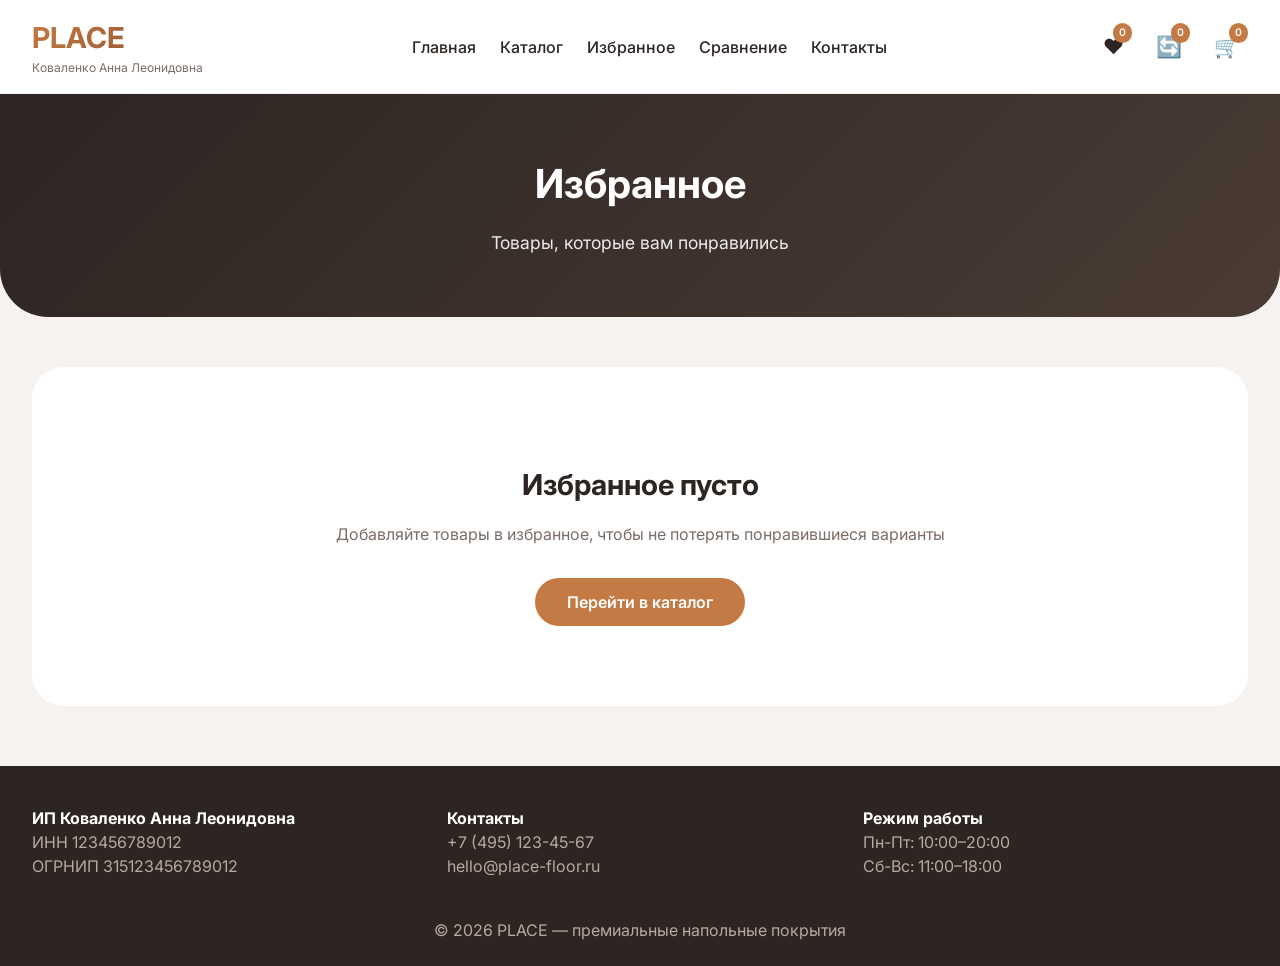
<file: wishlist.html>
<!DOCTYPE html>
<html lang="ru">
<head>
    <meta charset="UTF-8">
    <meta name="viewport" content="width=device-width, initial-scale=1.0">
    <title>Избранное | PLACE — Напольные покрытия</title>
    <link href="https://fonts.googleapis.com/css2?family=Inter:wght@300;400;500;600;700&display=swap" rel="stylesheet">
    <link rel="stylesheet" href="css/style.css">
    <style>
        .wishlist-header {
            background: linear-gradient(135deg, #2c2522 0%, #4a3b34 100%);
            color: white;
            padding: 60px 0;
            border-radius: 0 0 48px 48px;
            margin-bottom: 50px;
            text-align: center;
        }
        .wishlist-header h1 {
            font-size: 2.5rem;
            margin-bottom: 16px;
        }
        .wishlist-header p {
            opacity: 0.9;
            font-size: 1.1rem;
        }
        .empty-wishlist {
            text-align: center;
            padding: 80px 20px;
            background: white;
            border-radius: 32px;
        }
        .empty-wishlist h3 {
            font-size: 1.8rem;
            margin-bottom: 16px;
            color: #2c2522;
        }
        .empty-wishlist p {
            color: #7a6e68;
            margin-bottom: 32px;
        }
        .products-grid {
            display: grid;
            grid-template-columns: repeat(auto-fill, minmax(300px, 1fr));
            gap: 30px;
            margin-bottom: 60px;
        }
        .product-card {
            background: white;
            border-radius: 24px;
            overflow: hidden;
            transition: 0.3s;
            box-shadow: 0 4px 12px rgba(0,0,0,0.05);
            position: relative;
        }
        .product-card:hover {
            transform: translateY(-8px);
            box-shadow: 0 20px 30px rgba(0,0,0,0.1);
        }
        .product-image {
            height: 240px;
            position: relative;
            overflow: hidden;
            background: #f0edea;
        }
        .product-img {
            width: 100%;
            height: 100%;
            object-fit: cover;
            transition: transform 0.3s;
        }
        .product-card:hover .product-img {
            transform: scale(1.05);
        }
        .product-info {
            padding: 20px;
        }
        .product-title {
            font-weight: 700;
            font-size: 1.1rem;
            margin-bottom: 8px;
            color: #1e1b1a;
        }
        .product-category {
            font-size: 0.7rem;
            color: #c47a44;
            text-transform: uppercase;
            letter-spacing: 1px;
            margin-bottom: 8px;
        }
        .product-rating {
            color: #f5b342;
            font-size: 0.85rem;
            margin-bottom: 10px;
        }
        .product-price {
            font-size: 1.4rem;
            font-weight: 700;
            color: #c47a44;
            margin: 12px 0;
        }
        .product-price old {
            font-size: 0.85rem;
            color: #aaa;
            text-decoration: line-through;
            margin-left: 8px;
        }
        .product-actions {
            display: flex;
            gap: 10px;
            margin-top: 12px;
            flex-wrap: wrap;
        }
        .btn-add-cart {
            flex: 2;
            background: #2c2522;
            color: white;
            border: none;
            padding: 10px;
            border-radius: 40px;
            font-weight: 600;
            cursor: pointer;
            transition: 0.2s;
            font-size: 0.85rem;
        }
        .btn-add-cart:hover {
            background: #c47a44;
        }
        .btn-remove {
            background: #f0edea;
            border: none;
            padding: 10px 16px;
            border-radius: 40px;
            cursor: pointer;
            transition: 0.2s;
            font-size: 0.85rem;
            color: #dc2626;
            font-weight: 500;
        }
        .btn-remove:hover {
            background: #dc2626;
            color: white;
        }
        .clear-wishlist {
            display: flex;
            justify-content: flex-end;
            margin-bottom: 30px;
        }
        .btn-clear {
            background: transparent;
            border: 1px solid #dc2626;
            color: #dc2626;
            padding: 10px 24px;
            border-radius: 40px;
            cursor: pointer;
            font-weight: 500;
            transition: 0.2s;
        }
        .btn-clear:hover {
            background: #dc2626;
            color: white;
        }
        @media (max-width: 768px) {
            .products-grid {
                grid-template-columns: repeat(auto-fill, minmax(260px, 1fr));
                gap: 20px;
            }
        }
    </style>
</head>
<body>

<div class="header">
    <div class="container">
        <div class="header-inner">
            <div class="logo">
                <a href="index.html">
                    <h1>PLACE</h1>
                    <p>Коваленко Анна Леонидовна</p>
                </a>
            </div>
            <div class="nav">
                <a href="index.html">Главная</a>
                <a href="catalog.html">Каталог</a>
                <a href="wishlist.html">Избранное</a>
                <a href="comparison.html">Сравнение</a>
                <a href="contacts.html">Контакты</a>
            </div>
            <div class="actions">
                <a href="wishlist.html" class="action-btn">❤️ <span class="badge" id="wishlistBadge">0</span></a>
                <a href="comparison.html" class="action-btn">🔄 <span class="badge" id="compareBadge">0</span></a>
                <a href="cart.html" class="action-btn">🛒 <span class="badge" id="cartBadge">0</span></a>
            </div>
        </div>
    </div>
</div>

<section class="wishlist-header">
    <div class="container">
        <h1> Избранное</h1>
        <p>Товары, которые вам понравились</p>
    </div>
</section>

<main class="container">
    <div id="wishlistContainer"></div>
</main>

<footer class="footer">
    <div class="container">
        <div class="footer-grid">
            <div><h4 style="color:white;">ИП Коваленко Анна Леонидовна</h4><p>ИНН 123456789012<br>ОГРНИП 315123456789012</p></div>
            <div><h4 style="color:white;">Контакты</h4><p> +7 (495) 123-45-67<br> hello@place-floor.ru</p></div>
            <div><h4 style="color:white;">Режим работы</h4><p>Пн-Пт: 10:00–20:00<br>Сб-Вс: 11:00–18:00</p></div>
        </div>
        <div style="text-align: center; margin-top: 40px;">© 2026 PLACE — премиальные напольные покрытия</div>
    </div>
</footer>

<script src="js/data.js"></script>
<script>
    function renderWishlist() {
        const container = document.getElementById("wishlistContainer");
        const wishlist = JSON.parse(localStorage.getItem("place_wishlist")) || [];
        
        if (wishlist.length === 0) {
            container.innerHTML = `
                <div class="empty-wishlist">
                    <div style="font-size: 4rem; margin-bottom: 16px;"> </div>
                    <h3>Избранное пусто</h3>
                    <p>Добавляйте товары в избранное, чтобы не потерять понравившиеся варианты</p>
                    <a href="catalog.html" class="btn-primary">Перейти в каталог</a>
                </div>
            `;
            return;
        }
        
        container.innerHTML = `
            <div class="clear-wishlist">
                <button class="btn-clear" onclick="clearAllWishlist()">🗑️ Очистить всё избранное</button>
            </div>
            <div class="products-grid">
                ${wishlist.map(p => `
                    <div class="product-card">
                        <div class="product-image">
                            <img src="${p.image}" class="product-img" alt="${p.name}" onerror="this.src='https://images.unsplash.com/photo-1581539250439-c96689b516dd?w=300&h=200&fit=crop'">
                        </div>
                        <div class="product-info">
                            <div class="product-category">${p.type || p.category}</div>
                            <div class="product-title">${p.name}</div>
                            <div class="product-rating">⭐ ${p.rating} ★ (${p.reviews} отзывов)</div>
                            <div class="product-price">
                                ${p.price.toLocaleString()} ₽/м²
                                ${p.oldPrice ? `<old>${p.oldPrice.toLocaleString()} ₽</old>` : ''}
                            </div>
                            <div class="product-actions">
                                <button class="btn-add-cart" onclick="addToCart(${p.id})">🛒 В корзину</button>
                                <button class="btn-remove" onclick="removeFromWishlist(${p.id})">❤️ Удалить</button>
                            </div>
                        </div>
                    </div>
                `).join('')}
            </div>
        `;
    }
    
    function removeFromWishlist(productId) {
        let wishlist = JSON.parse(localStorage.getItem("place_wishlist")) || [];
        wishlist = wishlist.filter(p => p.id !== productId);
        localStorage.setItem("place_wishlist", JSON.stringify(wishlist));
        renderWishlist();
        updateBadges();
        showToast("🗑️ Товар удалён из избранного");
    }
    
    function clearAllWishlist() {
        if (confirm("Вы уверены, что хотите удалить все товары из избранного?")) {
            localStorage.setItem("place_wishlist", JSON.stringify([]));
            renderWishlist();
            updateBadges();
            showToast("✅ Избранное очищено");
        }
    }
    
    function showToast(msg, type = "success") {
        const toast = document.createElement("div");
        toast.className = "toast";
        toast.innerText = msg;
        toast.style.background = type === "success" ? "#2c2522" : "#dc2626";
        document.body.appendChild(toast);
        setTimeout(() => toast.remove(), 2500);
    }
    
    renderWishlist();
</script>
</body>
</html>
</file>
<file: css/style.css>
* {
    margin: 0;
    padding: 0;
    box-sizing: border-box;
}

body {
    font-family: 'Inter', -apple-system, BlinkMacSystemFont, 'Segoe UI', Roboto, sans-serif;
    background: #f5f2ef;
    color: #1e1b1a;
    line-height: 1.5;
}

@keyframes fadeIn {
    from { opacity: 0; transform: translateY(20px); }
    to { opacity: 1; transform: translateY(0); }
}

.container {
    max-width: 1400px;
    margin: 0 auto;
    padding: 0 32px;
}

/* Хедер */
.header {
    background: rgba(255,255,255,0.98);
    backdrop-filter: blur(10px);
    position: sticky;
    top: 0;
    z-index: 1000;
    border-bottom: 1px solid rgba(0,0,0,0.05);
}

.header-inner {
    display: flex;
    justify-content: space-between;
    align-items: center;
    padding: 16px 0;
    flex-wrap: wrap;
    gap: 20px;
}

.logo h1 {
    font-size: 1.8rem;
    font-weight: 700;
    background: linear-gradient(135deg, #c47a44, #8b4c2c);
    background-clip: text;
    -webkit-background-clip: text;
    color: transparent;
}

.logo p {
    font-size: 0.75rem;
    color: #7a6e68;
}

.logo a {
    text-decoration: none;
}

.nav {
    display: flex;
    gap: 24px;
    flex-wrap: wrap;
}

.nav a {
    text-decoration: none;
    color: #2c2522;
    font-weight: 500;
    transition: 0.2s;
}

.nav a:hover {
    color: #c47a44;
}

.actions {
    display: flex;
    gap: 16px;
}

.action-btn {
    background: none;
    border: none;
    font-size: 1.3rem;
    cursor: pointer;
    position: relative;
    padding: 8px;
    border-radius: 50%;
    transition: 0.2s;
    text-decoration: none;
    color: #2c2522;
    display: inline-block;
}

.action-btn:hover {
    background: #f0edea;
}

.badge {
    position: absolute;
    top: 0;
    right: 0;
    background: #c47a44;
    color: white;
    font-size: 0.65rem;
    font-weight: 600;
    padding: 2px 6px;
    border-radius: 20px;
    min-width: 18px;
}

/* Кнопки */
.btn-primary {
    background: #c47a44;
    color: white;
    border: none;
    padding: 12px 32px;
    border-radius: 48px;
    font-weight: 600;
    cursor: pointer;
    transition: 0.2s;
    text-decoration: none;
    display: inline-block;
}

.btn-primary:hover {
    background: #a86232;
    transform: translateY(-2px);
}

.btn-outline {
    background: transparent;
    border: 1px solid #c47a44;
    color: #c47a44;
    padding: 10px 24px;
    border-radius: 48px;
    cursor: pointer;
    text-decoration: none;
    display: inline-block;
}

/* Герой секция */
.hero {
    background: linear-gradient(135deg, #2c2522, #4a3b34);
    color: white;
    padding: 60px 0;
    border-radius: 0 0 48px 48px;
    margin-bottom: 60px;
}

.hero-content {
    display: grid;
    grid-template-columns: 1fr 1fr;
    gap: 48px;
    align-items: center;
}

.hero-text h2 {
    font-size: 2.8rem;
    font-weight: 700;
    line-height: 1.2;
    margin-bottom: 20px;
}

.hero-stats {
    display: flex;
    gap: 32px;
    margin-top: 32px;
}

.stat-value {
    font-size: 1.8rem;
    font-weight: 700;
    color: #e6b17e;
}

/* Каталог и карточки */
.section-header {
    display: flex;
    justify-content: space-between;
    align-items: baseline;
    margin: 40px 0 24px;
    flex-wrap: wrap;
    gap: 16px;
}

.section-title {
    font-size: 1.8rem;
    font-weight: 600;
}

.products-grid {
    display: grid;
    grid-template-columns: repeat(auto-fill, minmax(280px, 1fr));
    gap: 30px;
    animation: fadeIn 0.4s ease;
}

.product-card {
    background: white;
    border-radius: 24px;
    overflow: hidden;
    transition: 0.3s;
    box-shadow: 0 4px 12px rgba(0,0,0,0.05);
}

.product-card:hover {
    transform: translateY(-5px);
    box-shadow: 0 20px 30px rgba(0,0,0,0.1);
}

.product-image {
    height: 200px;
    position: relative;
    overflow: hidden;
    background: #f0edea;
}

.product-img-real {
    width: 100%;
    height: 100%;
    object-fit: cover;
}

.product-badge {
    position: absolute;
    top: 12px;
    left: 12px;
    background: #c47a44;
    color: white;
    padding: 4px 10px;
    border-radius: 20px;
    font-size: 0.7rem;
    font-weight: 600;
}

.product-badge.hit {
    background: #dc2626;
}

.product-info {
    padding: 16px;
}

.product-title {
    font-weight: 700;
    font-size: 1rem;
    margin-bottom: 8px;
}

.product-price {
    font-size: 1.3rem;
    font-weight: 700;
    color: #c47a44;
    margin: 10px 0;
}

.product-price old {
    font-size: 0.8rem;
    color: #aaa;
    text-decoration: line-through;
    margin-left: 8px;
}

.product-rating {
    color: #f5b342;
    margin-bottom: 10px;
    font-size: 0.85rem;
}

.product-actions {
    display: flex;
    gap: 8px;
    margin-top: 12px;
}

.add-to-cart {
    flex: 2;
    background: #2c2522;
    color: white;
    border: none;
    padding: 10px;
    border-radius: 40px;
    cursor: pointer;
}

.wishlist-btn, .compare-btn {
    width: 42px;
    background: #f0edea;
    border: none;
    border-radius: 40px;
    cursor: pointer;
    font-size: 1.1rem;
}

.wishlist-btn.active, .compare-btn.active {
    background: #c47a44;
    color: white;
}

/* Уведомления */
.toast {
    position: fixed;
    bottom: 30px;
    left: 50%;
    transform: translateX(-50%);
    background: #2c2522;
    color: white;
    padding: 12px 24px;
    border-radius: 48px;
    z-index: 3000;
    animation: fadeIn 0.3s ease;
}

/* Футер */
.footer {
    background: #2c2522;
    color: #b8a99f;
    padding: 40px 0 24px;
    margin-top: 60px;
}

.footer-grid {
    display: grid;
    grid-template-columns: repeat(auto-fit, minmax(200px, 1fr));
    gap: 30px;
}

@media (max-width: 768px) {
    .container { padding: 0 20px; }
    .hero-content { grid-template-columns: 1fr; }
    .header-inner { flex-direction: column; }
    .products-grid { grid-template-columns: 1fr; }
}
</file>
